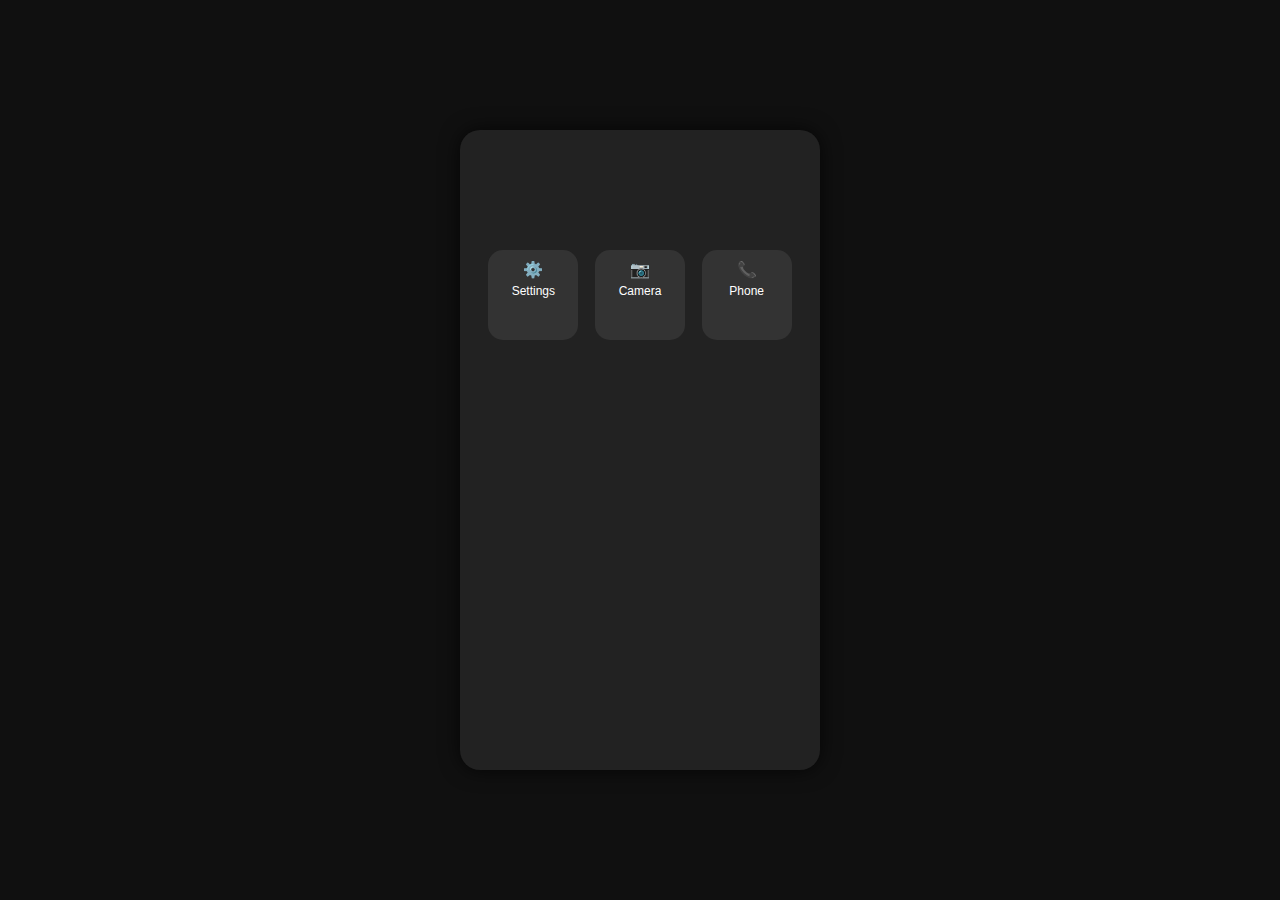
<file: index.html>
<!DOCTYPE html>
<html lang="en">
<head>
  <meta charset="UTF-8" />
  <meta name="viewport" content="width=device-width, initial-scale=1.0"/>
  <title>Mobile Home</title>
  <link rel="stylesheet" href="style.css" />
</head>
<body>
  <div class="mobile-screen">
    <div class="app-row">
  
            <div class="app-icon" onclick="openApp('Settings/settings.html')">
        ⚙️
        <p>Settings</p>
      </div>
      
      <div class="app-icon" onclick="openApp('camera/camera.html')">
        📷
        <p>Camera</p>
      </div>
      <div class="app-icon" onclick="openApp('Mobile/Phone/phone.html')">
        📞
        <p>Phone</p>
      </div>
    </div>
  </div>

<script src="main.js"></script>
</body>
</html>
</file>
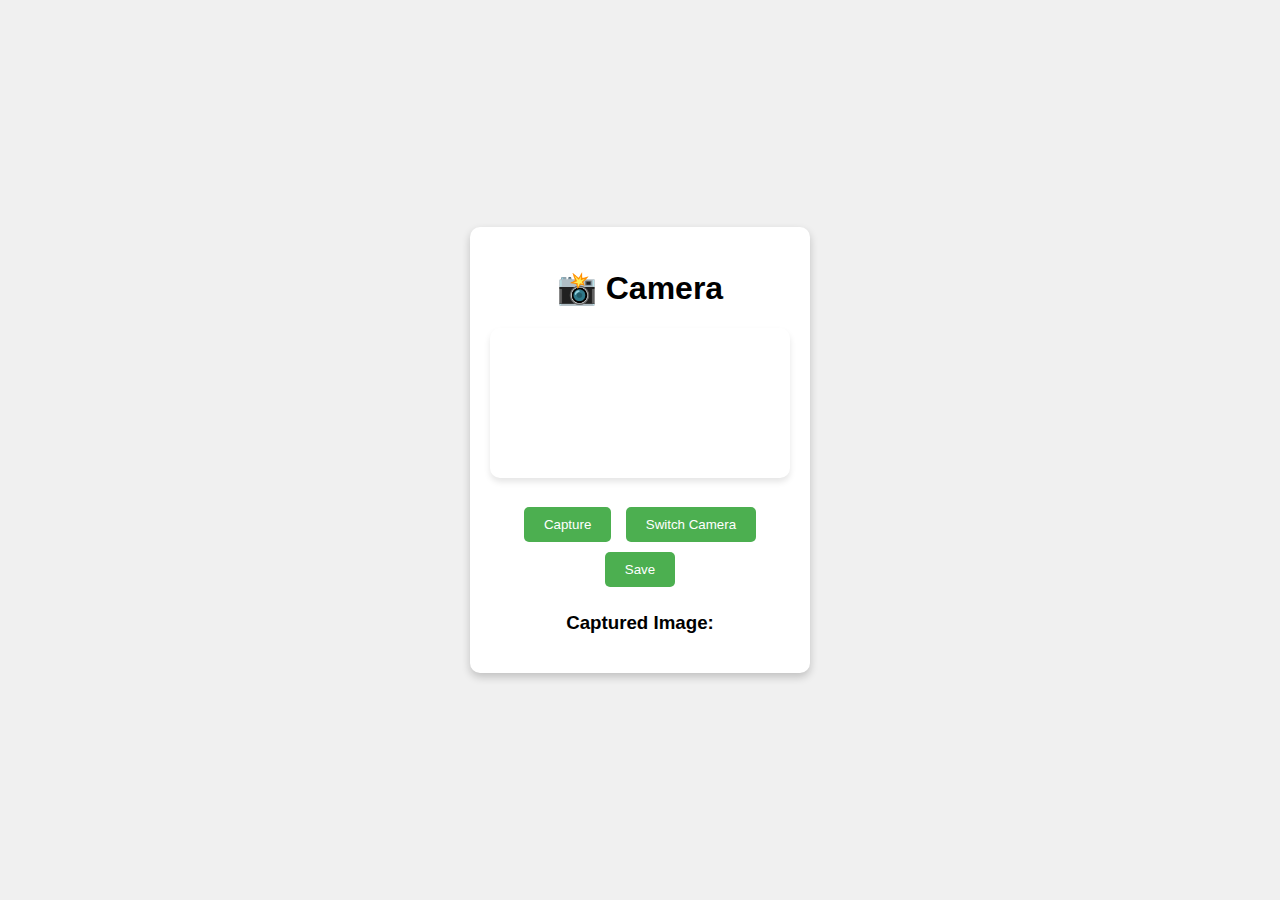
<file: camera/camera.html>
<!DOCTYPE html>
<html lang="en">
<head>
  <meta charset="UTF-8" />
  <meta name="viewport" content="width=device-width, initial-scale=1.0" />
  <title>📸 Camera</title>
  <link rel="stylesheet" href="camera.css" />
</head>
<body>
  <div class="camera-container">
    <h1>📸 Camera</h1>
    <div class="camera-screen">
      <video id="video" autoplay></video>
      <canvas id="canvas" style="display:none;"></canvas>
    </div>
    <div class="controls">
      <button id="capture">Capture</button>
      <button id="toggle-camera">Switch Camera</button>
      <button id="save">Save</button>
    </div>
    <div class="photo-preview">
      <h3>Captured Image:</h3>
      <img id="photo" style="display:none; max-width: 100%;" />
    </div>
  </div>

<script src="camera.js"></script>
</body>
</html>
</file>
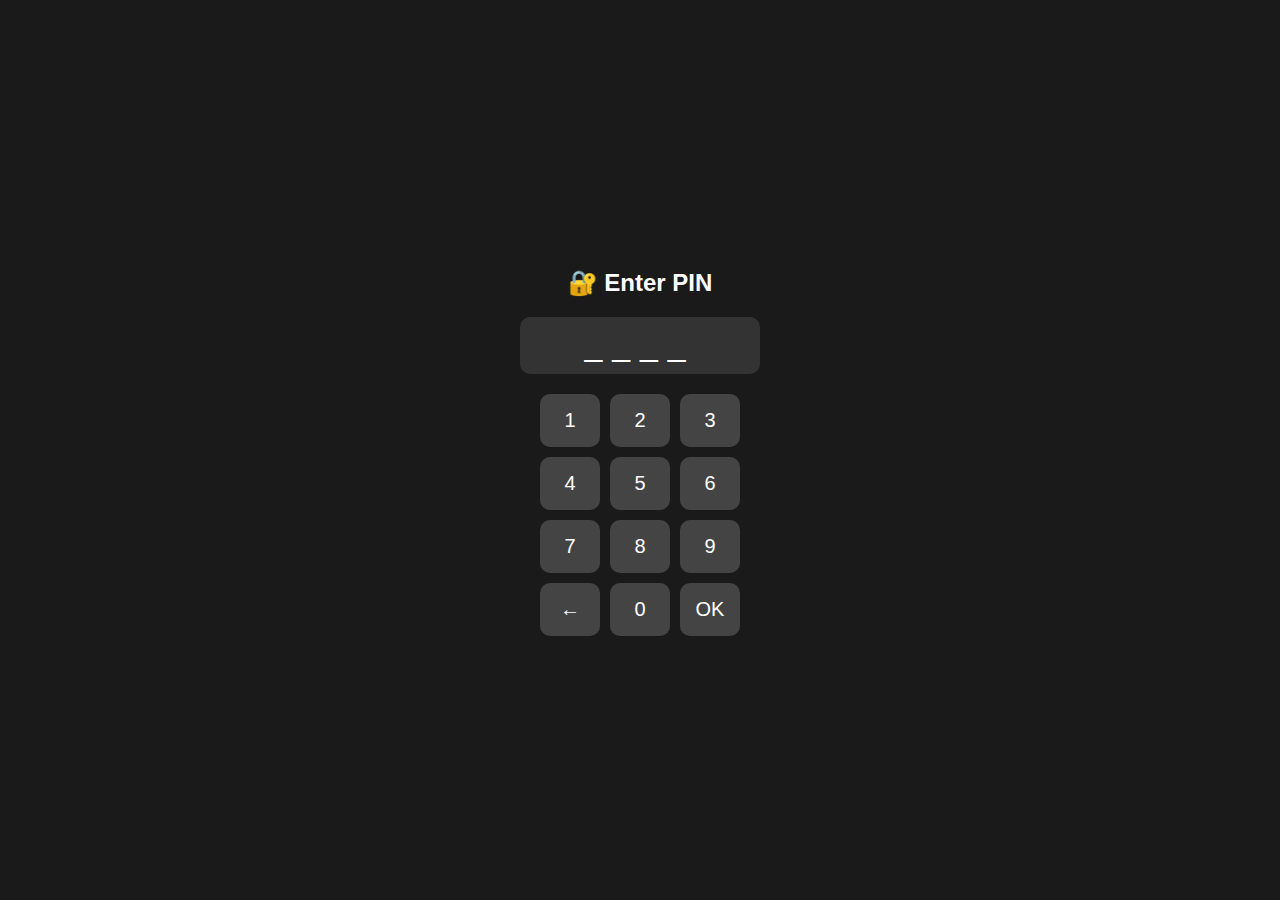
<file: Mobile lock/lock.html>
<!DOCTYPE html>
<html lang="en">
<head>
  <meta charset="UTF-8" />
  <meta name="viewport" content="width=device-width, initial-scale=1.0"/>
  <title>Enter PIN</title>
  <link rel="stylesheet" href="lock.css" />
</head>
<body>
  <div class="lock-screen">
    <h2>🔐 Enter PIN</h2>
    <div class="pin-display" id="pinDisplay">____</div>
    <div class="keypad">
      <button onclick="pressKey('1')">1</button>
      <button onclick="pressKey('2')">2</button>
      <button onclick="pressKey('3')">3</button>
      <button onclick="pressKey('4')">4</button>
      <button onclick="pressKey('5')">5</button>
      <button onclick="pressKey('6')">6</button>
      <button onclick="pressKey('7')">7</button>
      <button onclick="pressKey('8')">8</button>
      <button onclick="pressKey('9')">9</button>
      <button onclick="clearPIN()">←</button>
      <button onclick="pressKey('0')">0</button>
      <button onclick="submitPIN()">OK</button>
    </div>
    <div class="message" id="message"></div>
  </div>

  <script src="lock.js"></script>
</body>
</html>
</file>
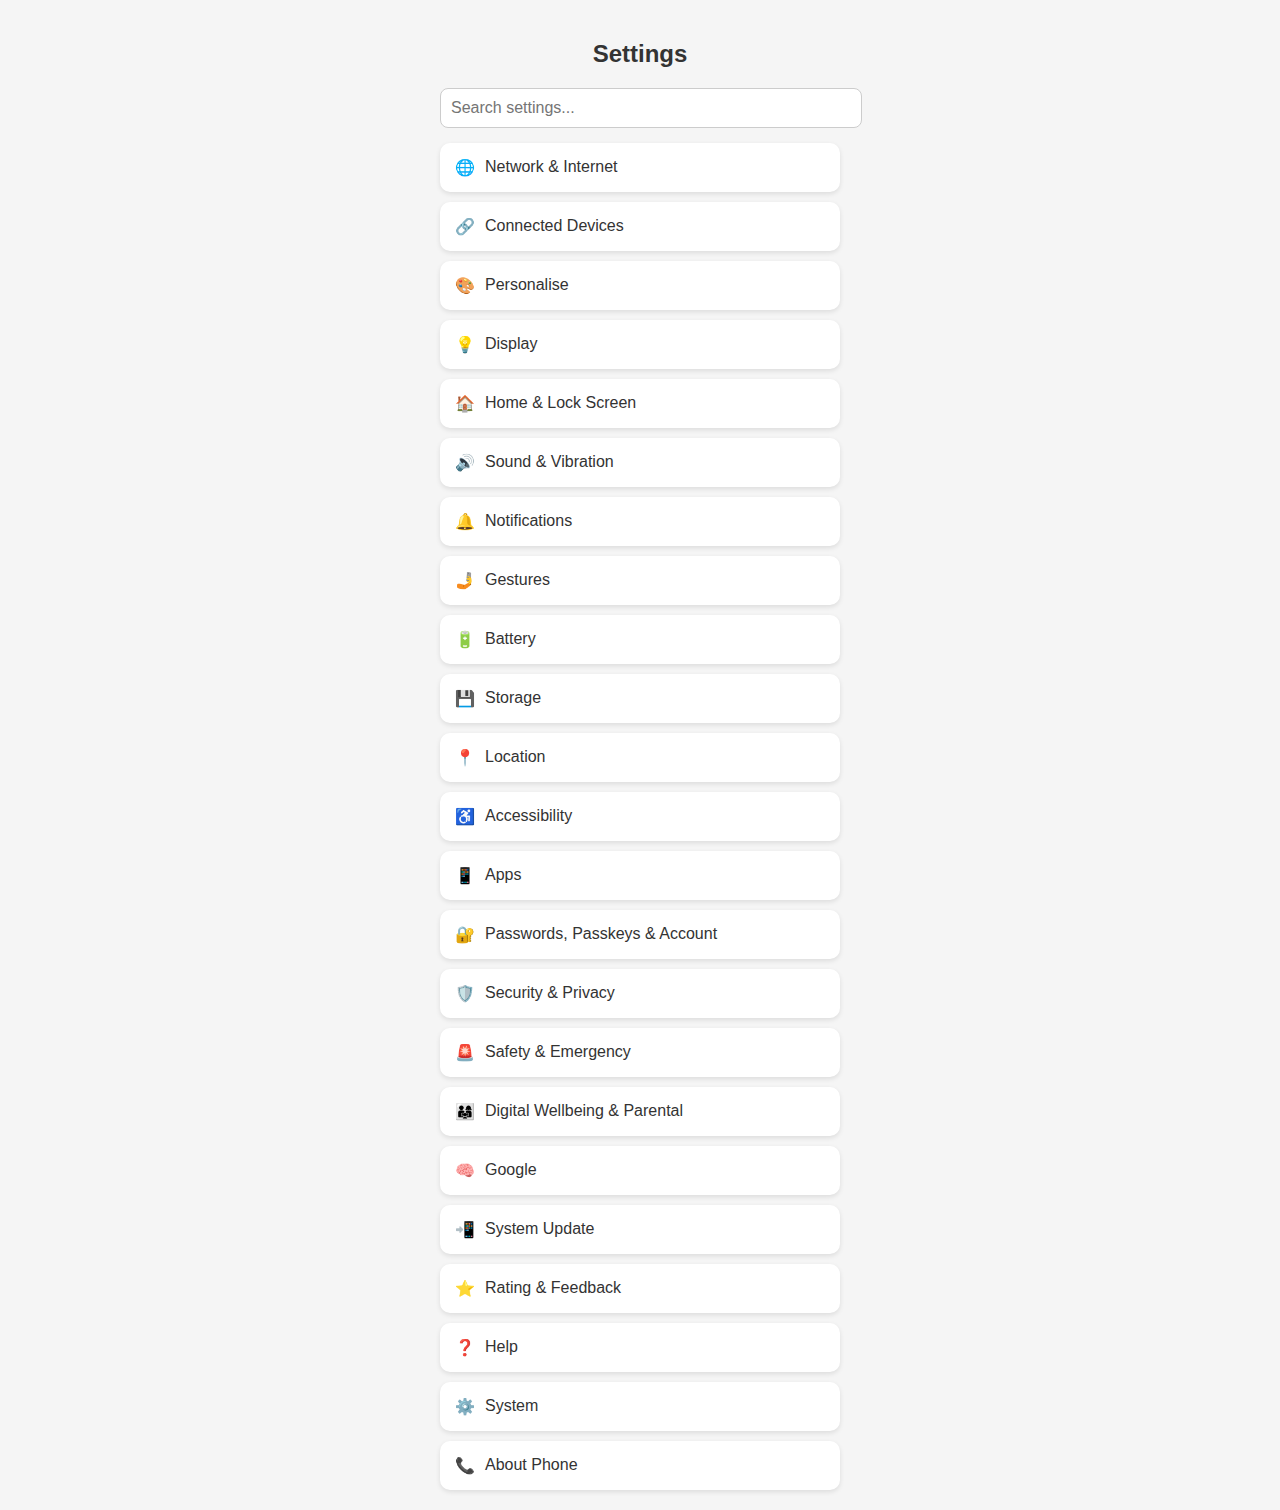
<file: Settings/settings.html>
<!DOCTYPE html>
<html lang="en">
<head>
  <meta charset="UTF-8" />
  <meta name="viewport" content="width=device-width, initial-scale=1.0" />
  <title>Settings</title>
  <link rel="stylesheet" href="settings.css" />
</head>
<body>
  <div class="settings-page">
    <h2>Settings</h2>
    
    <input type="text" id="search" placeholder="Search settings..." oninput="filterSettings()" />

    <div id="settingsList" class="settings-list">
      <div class="setting-item" onclick="openPage('Network/network.html')">
        🌐 <span>Network & Internet</span>
      </div>
      <div class="setting-item" onclick="openPage('connected-devices/connected.html')">
        🔗 <span>Connected Devices</span>
      </div>
      <div class="setting-item">
        🎨 <span>Personalise</span>
      </div>
      <div class="setting-item" onclick="openPage('display.html')">
        💡 <span>Display</span>
      </div>
      <div class="setting-item" onclick="openPage('Home &amp; lock screen/home_lock.html')">
        🏠 <span>Home & Lock Screen</span>
      </div>
      <div class="setting-item">
        🔊 <span>Sound & Vibration</span>
      </div>
      <div class="setting-item">
        🔔 <span>Notifications</span>
      </div>
      <div class="setting-item">
        🤳 <span>Gestures</span>
      </div>
      <div class="setting-item">
        🔋 <span>Battery</span>
      </div>
      <div class="setting-item">
        💾 <span>Storage</span>
      </div>
      <div class="setting-item">
        📍 <span>Location</span>
      </div>
      <div class="setting-item">
        ♿ <span>Accessibility</span>
      </div>
      <div class="setting-item">
        📱 <span>Apps</span>
      </div>
      <div class="setting-item">
        🔐 <span>Passwords, Passkeys & Account</span>
      </div>
      <div class="setting-item" onclick="openPage('Security and privacy/security_privacy.html')">
        🛡️ <span>Security & Privacy</span>
      </div>
      <div class="setting-item">
        🚨 <span>Safety & Emergency</span>
      </div>
      <div class="setting-item">
        👨‍👩‍👧 <span>Digital Wellbeing & Parental</span>
      </div>
      <div class="setting-item">
        🧠 <span>Google</span>
      </div>
      <div class="setting-item">
        📲 <span>System Update</span>
      </div>
      <div class="setting-item">
        ⭐ <span>Rating & Feedback</span>
      </div>
      <div class="setting-item">
        ❓ <span>Help</span>
      </div>
      <div class="setting-item">
        ⚙️ <span>System</span>
      </div>
      <div class="setting-item">
        📞 <span>About Phone</span>
      </div>
    </div>
  </div>

  <script src="settings.js"></script>
</body>
</html>
</file>
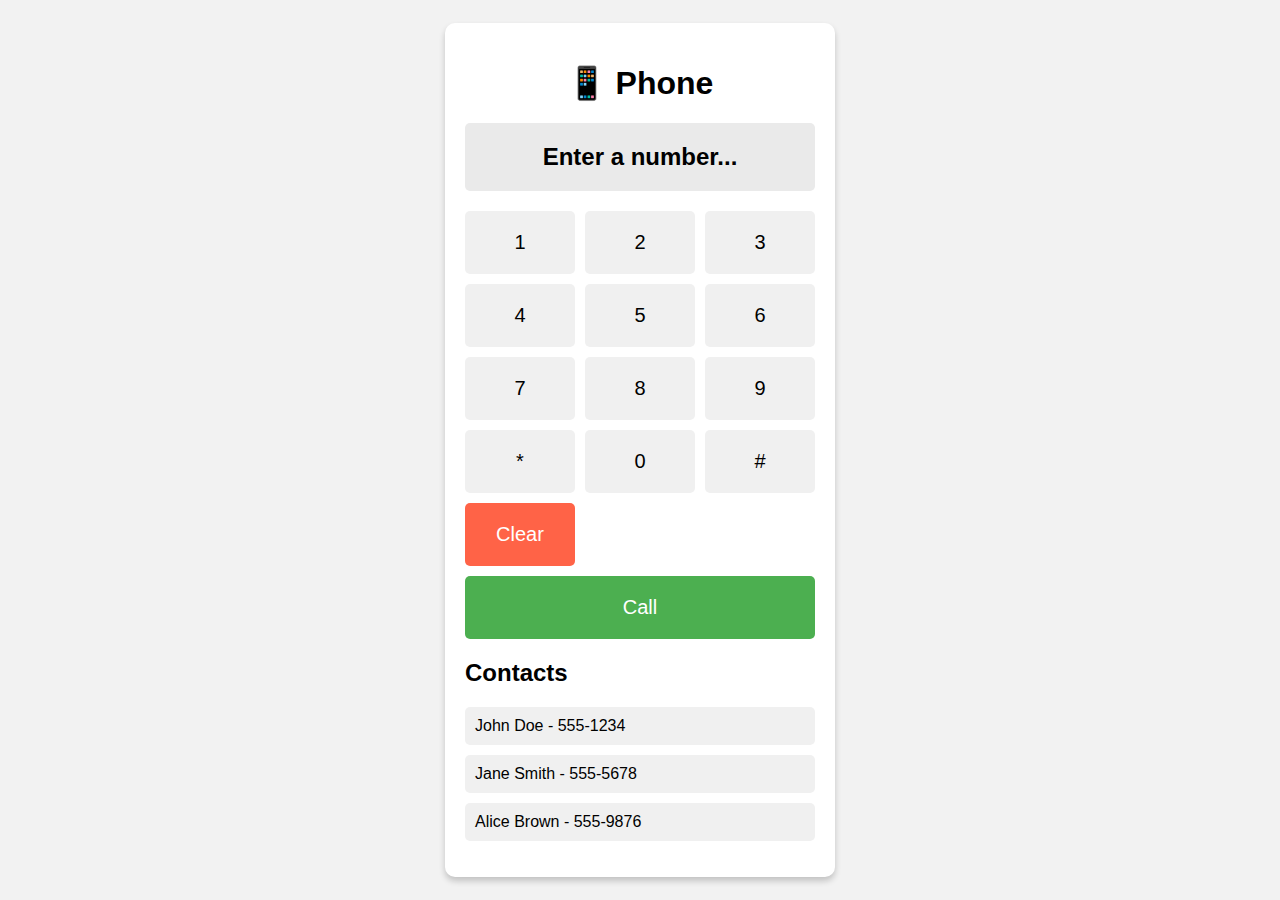
<file: Mobile/Phone/phone.html>
<!DOCTYPE html>
<html lang="en">
<head>
  <meta charset="UTF-8">
  <meta name="viewport" content="width=device-width, initial-scale=1.0">
  <title>📱 Phone App</title>
  <link rel="stylesheet" href="style.css">
</head>
<body>
  <div class="phone-container">
    <div class="phone-header">
      <h1>📱 Phone</h1>
    </div>
    <div class="phone-screen">
      <div id="dialed-number" class="dialed-number">Enter a number...</div>
    </div>
    <div class="phone-keypad">
      <button class="key" onclick="pressKey('1')">1</button>
      <button class="key" onclick="pressKey('2')">2</button>
      <button class="key" onclick="pressKey('3')">3</button>
      <button class="key" onclick="pressKey('4')">4</button>
      <button class="key" onclick="pressKey('5')">5</button>
      <button class="key" onclick="pressKey('6')">6</button>
      <button class="key" onclick="pressKey('7')">7</button>
      <button class="key" onclick="pressKey('8')">8</button>
      <button class="key" onclick="pressKey('9')">9</button>
      <button class="key" onclick="pressKey('*')">*</button>
      <button class="key" onclick="pressKey('0')">0</button>
      <button class="key" onclick="pressKey('#')">#</button>
      <button class="key clear" onclick="clearDialer()">Clear</button>
      <button class="key call" onclick="makeCall()">Call</button>
    </div>
    <div class="contacts">
      <h2>Contacts</h2>
      <ul id="contacts-list">
        <!-- Example contact list -->
        <li onclick="dialContact('John Doe', '555-1234')">John Doe - 555-1234</li>
        <li onclick="dialContact('Jane Smith', '555-5678')">Jane Smith - 555-5678</li>
        <li onclick="dialContact('Alice Brown', '555-9876')">Alice Brown - 555-9876</li>
      </ul>
    </div>
  </div>
  <script src="script.js"></script>
</body>
</html>
</file>
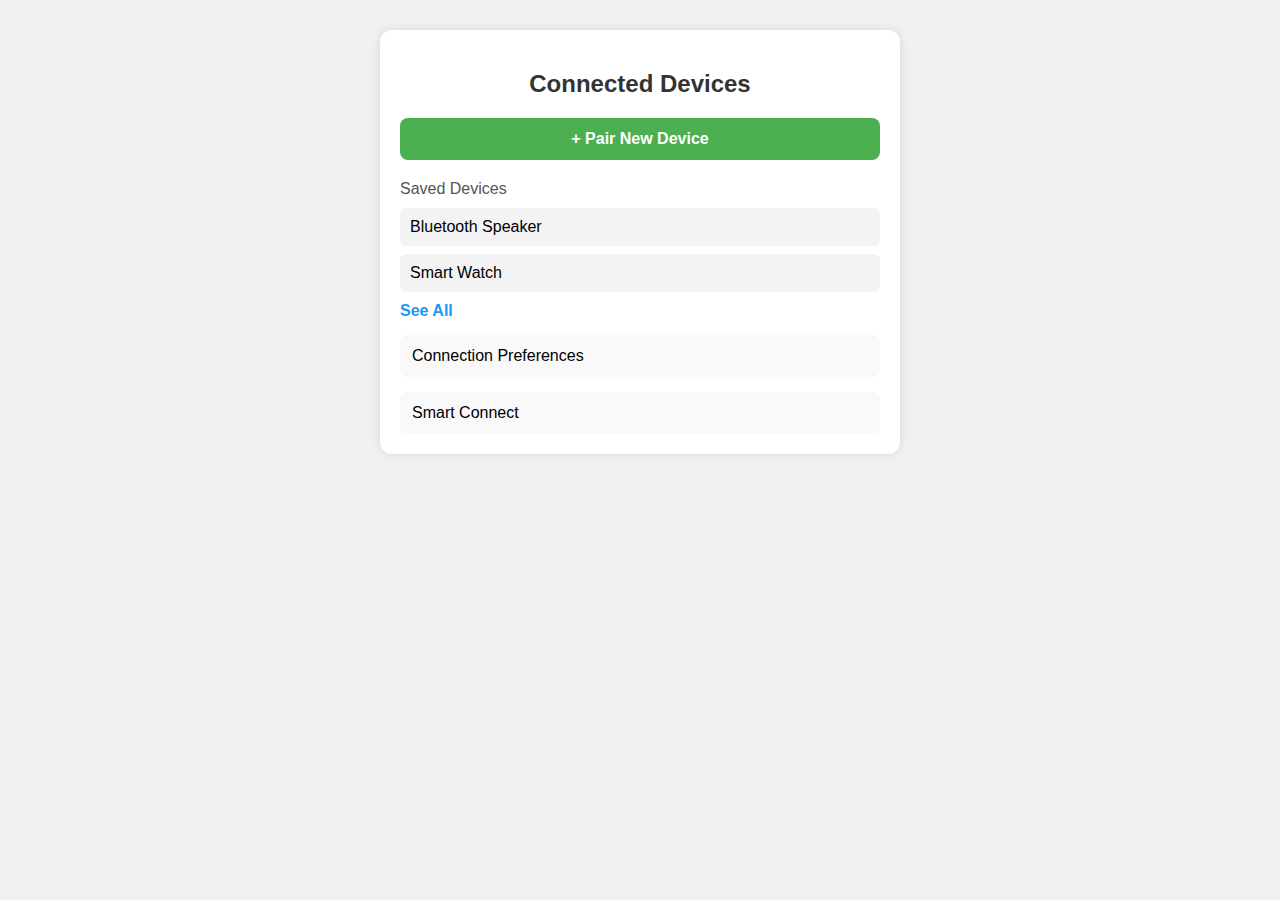
<file: Settings/connected-devices/connected.html>
<!DOCTYPE html>
<html lang="en">
<head>
  <meta charset="UTF-8" />
  <meta name="viewport" content="width=device-width, initial-scale=1.0"/>
  <title>Connected Devices</title>
  <link rel="stylesheet" href="connected.css">
</head>
<body>
  <div class="container">
    <h2>Connected Devices</h2>

    <div class="setting-button" onclick="pairDevice()">+ Pair New Device</div>

    <div class="section-title">Saved Devices</div>
    <div id="deviceList" class="device-list">
      <div class="device-item">Bluetooth Speaker</div>
      <div class="device-item">Smart Watch</div>
    </div>
    <div class="see-all" onclick="seeAll()">See All</div>

    <div class="setting-option">Connection Preferences</div>
    <div class="setting-option">Smart Connect</div>
  </div>

  <script src="connected.js"></script>
</body>
</html>
</file>
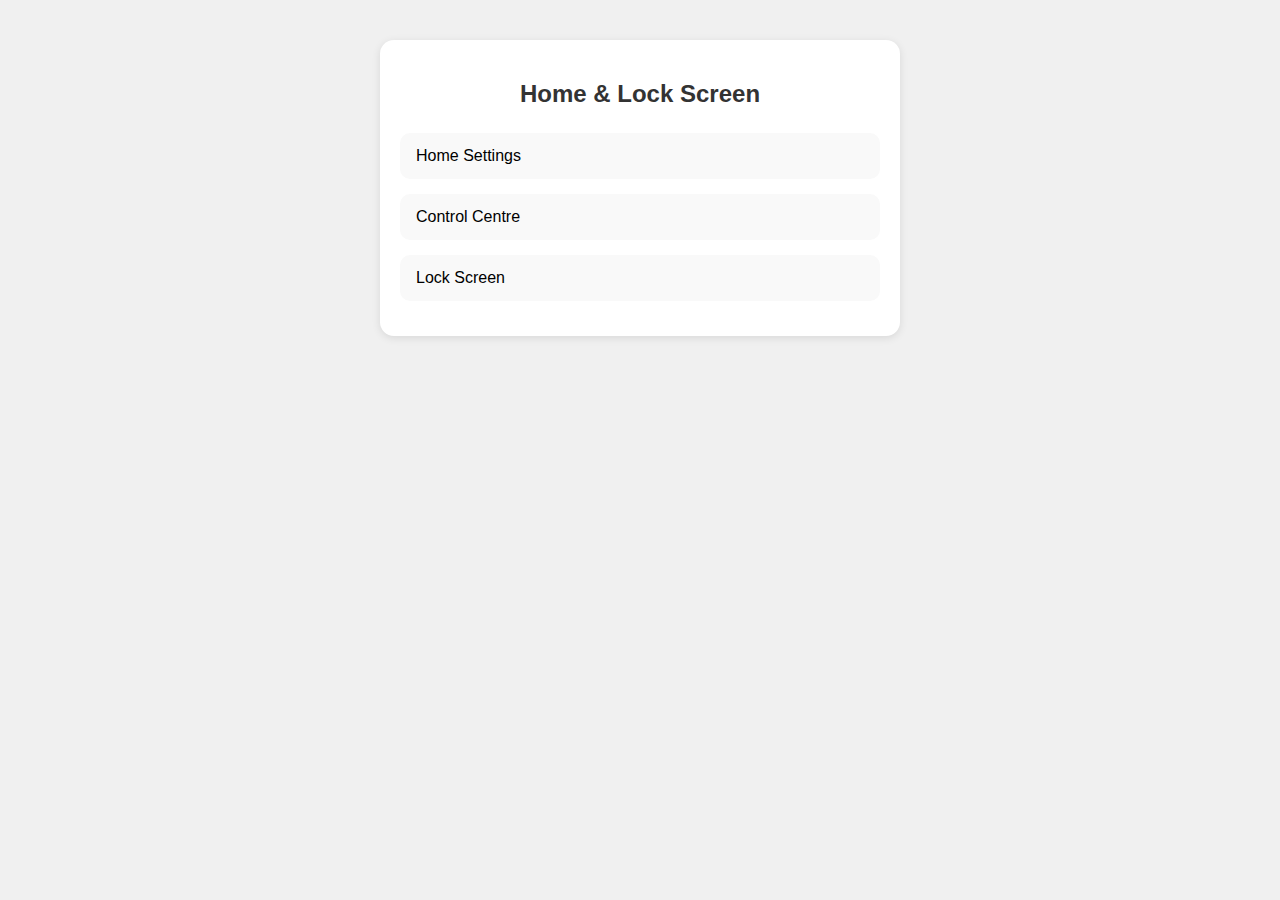
<file: Settings/Home & lock screen/home_lock.html>
<!DOCTYPE html>
<html lang="en">
<head>
  <meta charset="UTF-8" />
  <meta name="viewport" content="width=device-width, initial-scale=1.0"/>
  <title>Home & Lock Screen</title>
  <link rel="stylesheet" href="home_lock.css" />
</head>
<body>
  <div class="container">
    <h2>Home & Lock Screen</h2>

    <div class="setting-item" onclick="HomeSetting('Home Settings')">Home Settings</div>
    <div class="setting-item" onclick="ControlSetting('Control Centre')">Control Centre</div>
    <div class="setting-item" onclick="openSetting('Lock Screen')">Lock Screen</div>
  </div>

  <script src="home_lock.js"></script>
</body>
</html>
</file>
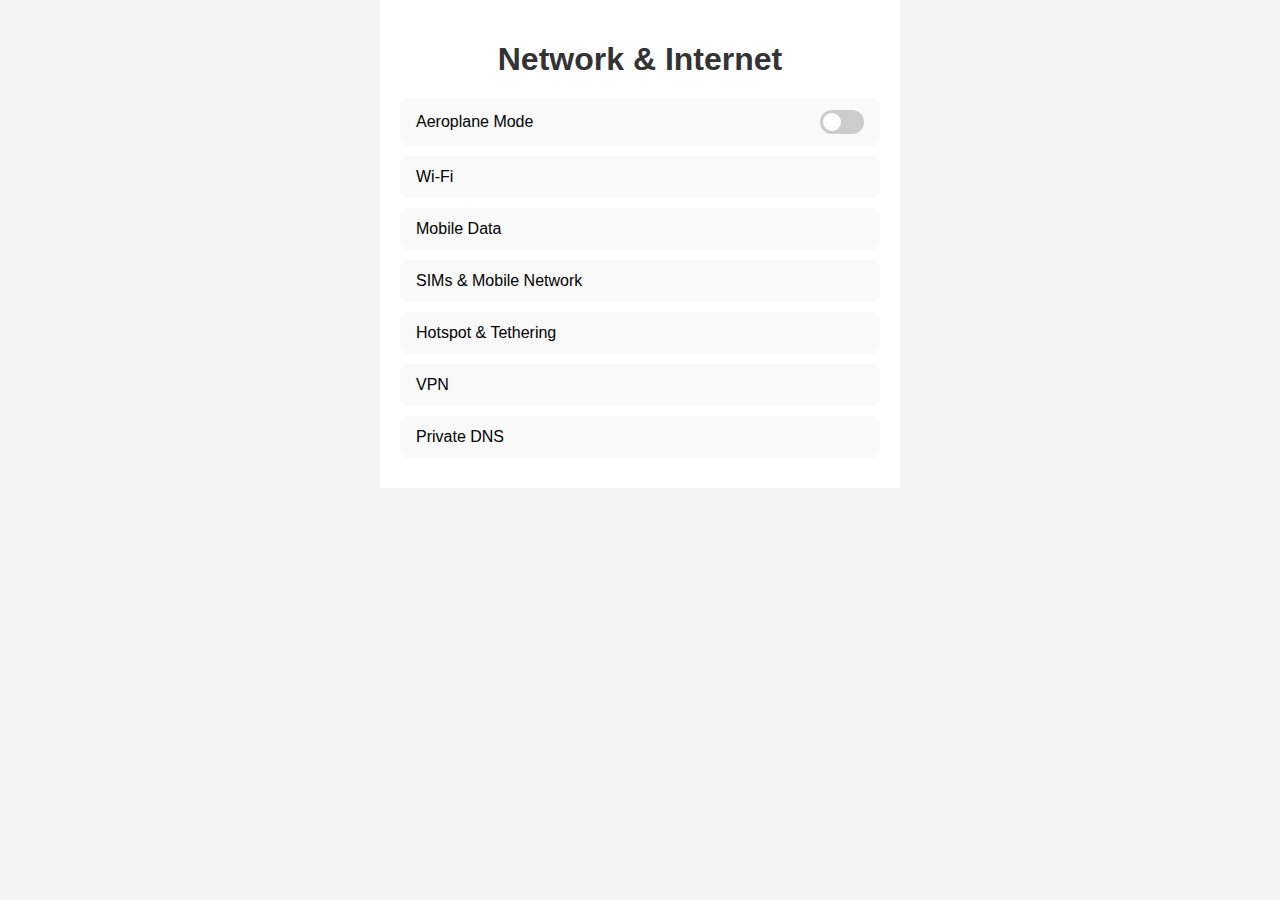
<file: Settings/Network/network.html>
<!DOCTYPE html>
<html lang="en">
<head>
  <meta charset="UTF-8" />
  <meta name="viewport" content="width=device-width, initial-scale=1" />
  <title>Network & Internet</title>
  <link rel="stylesheet" href="network.css" />
</head>
<body>
  <div class="container">
    <h1>Network & Internet</h1>

    <!-- Aeroplane Mode -->
    <div class="setting-item">
      <span>Aeroplane Mode</span>
      <label class="switch">
        <input type="checkbox" id="airplaneToggle">
        <span class="slider round"></span>
      </label>
    </div>

    <!-- Other settings -->
    <div class="setting-item">Wi-Fi</div>
    <div class="setting-item">Mobile Data</div>
    <div class="setting-item">SIMs & Mobile Network</div>
    <div class="setting-item">Hotspot & Tethering</div>
    <div class="setting-item">VPN</div>
    <div class="setting-item">Private DNS</div>
  </div>

  <script src="network.js"></script>
</body>
</html>
</file>
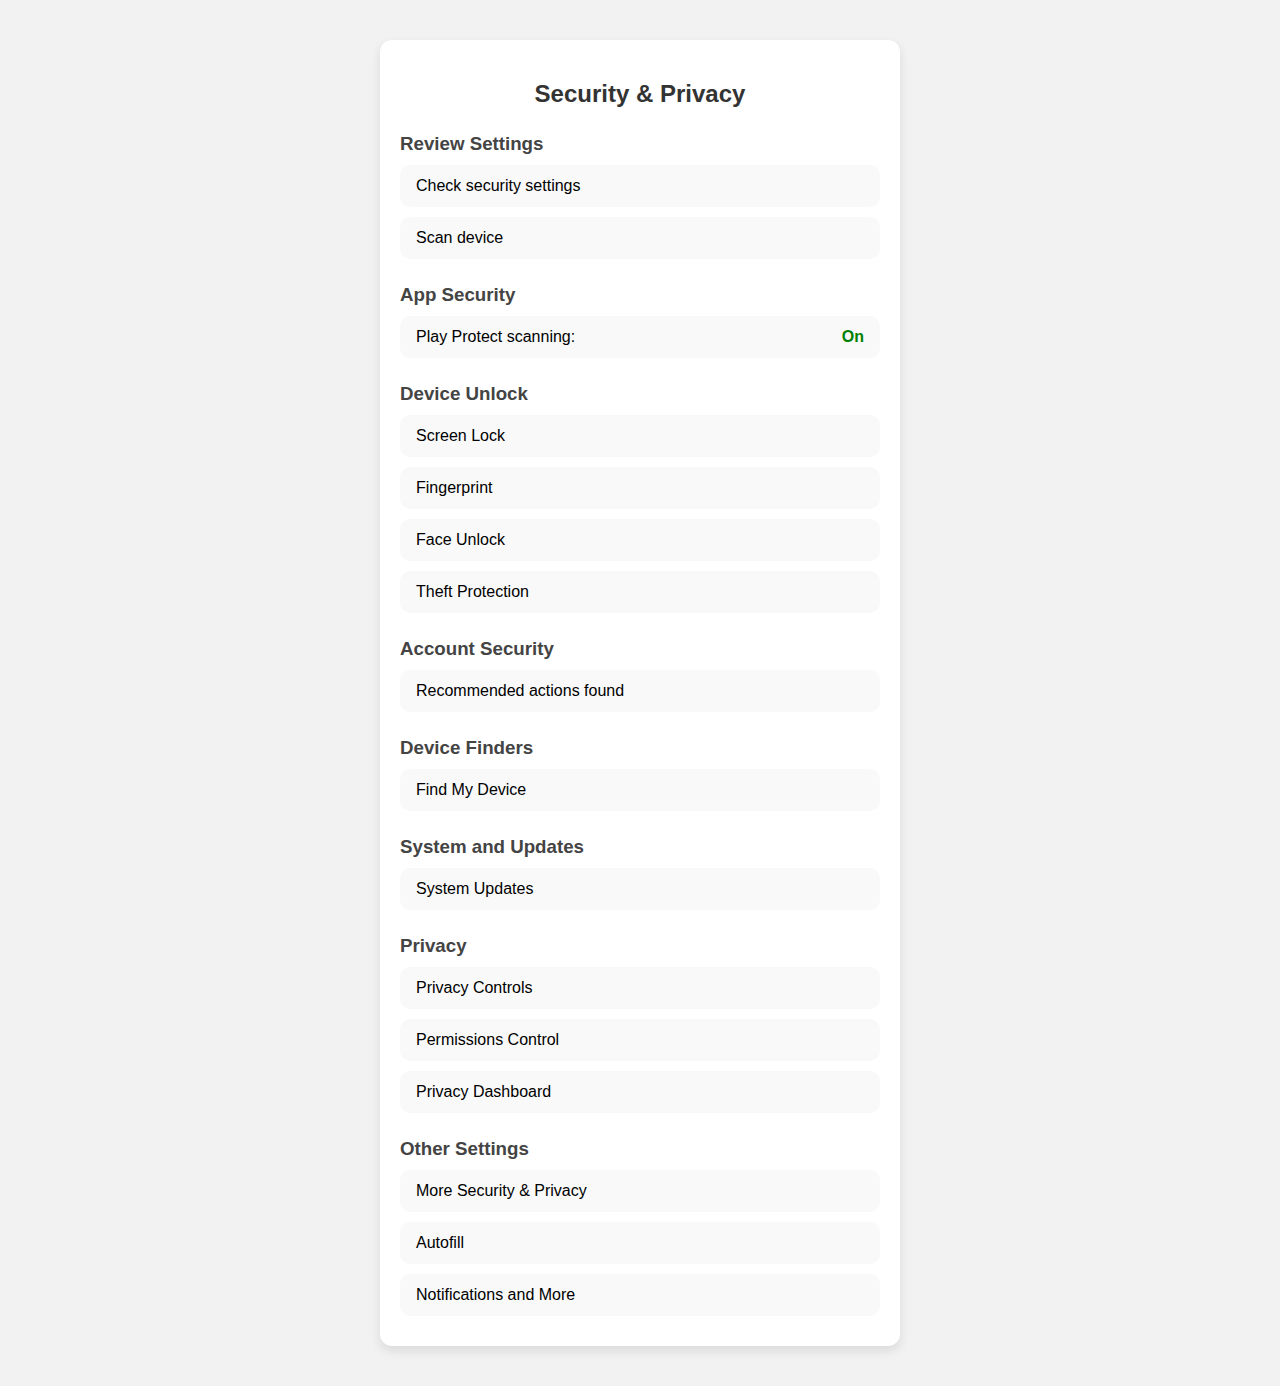
<file: Settings/Security and privacy/security_privacy.html>
<!DOCTYPE html>
<html lang="en">
<head>
  <meta charset="UTF-8" />
  <meta name="viewport" content="width=device-width, initial-scale=1.0"/>
  <title>Security & Privacy</title>
  <link rel="stylesheet" href="style.css">
</head>
<body>
  <div class="container">
    <h2>Security & Privacy</h2>

    <h3>Review Settings</h3>
    <div class="setting-item" onclick="speak('Check security settings')">Check security settings</div>
    <div class="setting-item" onclick="speak('Scan device')">Scan device</div>

    <h3>App Security</h3>
    <div class="setting-item toggle" onclick="toggleItem(this)">Play Protect scanning: <span>On</span></div>

    <h3>Device Unlock</h3>
    <div class="setting-item" onclick="ScreenLock('Screen Lock')">Screen Lock</div>
    <div class="setting-item" onclick="speak('Fingerprint')">Fingerprint</div>
    <div class="setting-item" onclick="speak('Face Unlock')">Face Unlock</div>
    <div class="setting-item" onclick="speak('Theft Protection')">Theft Protection</div>

    <h3>Account Security</h3>
    <div class="setting-item" onclick="speak('Recommended actions found')">Recommended actions found</div>

    <h3>Device Finders</h3>
    <div class="setting-item" onclick="speak('Find My Device')">Find My Device</div>

    <h3>System and Updates</h3>
    <div class="setting-item" onclick="speak('System Updates')">System Updates</div>

    <h3>Privacy</h3>
    <div class="setting-item" onclick="speak('Privacy Controls')">Privacy Controls</div>
    <div class="setting-item" onclick="speak('Permissions Control')">Permissions Control</div>
    <div class="setting-item" onclick="speak('Privacy Dashboard')">Privacy Dashboard</div>

    <h3>Other Settings</h3>
    <div class="setting-item" onclick="speak('More security and privacy')">More Security & Privacy</div>
    <div class="setting-item" onclick="speak('Autofill')">Autofill</div>
    <div class="setting-item" onclick="speak('Notifications and more')">Notifications and More</div>
  </div>

  <script src="script.js"></script>
</body>
</html>
</file>
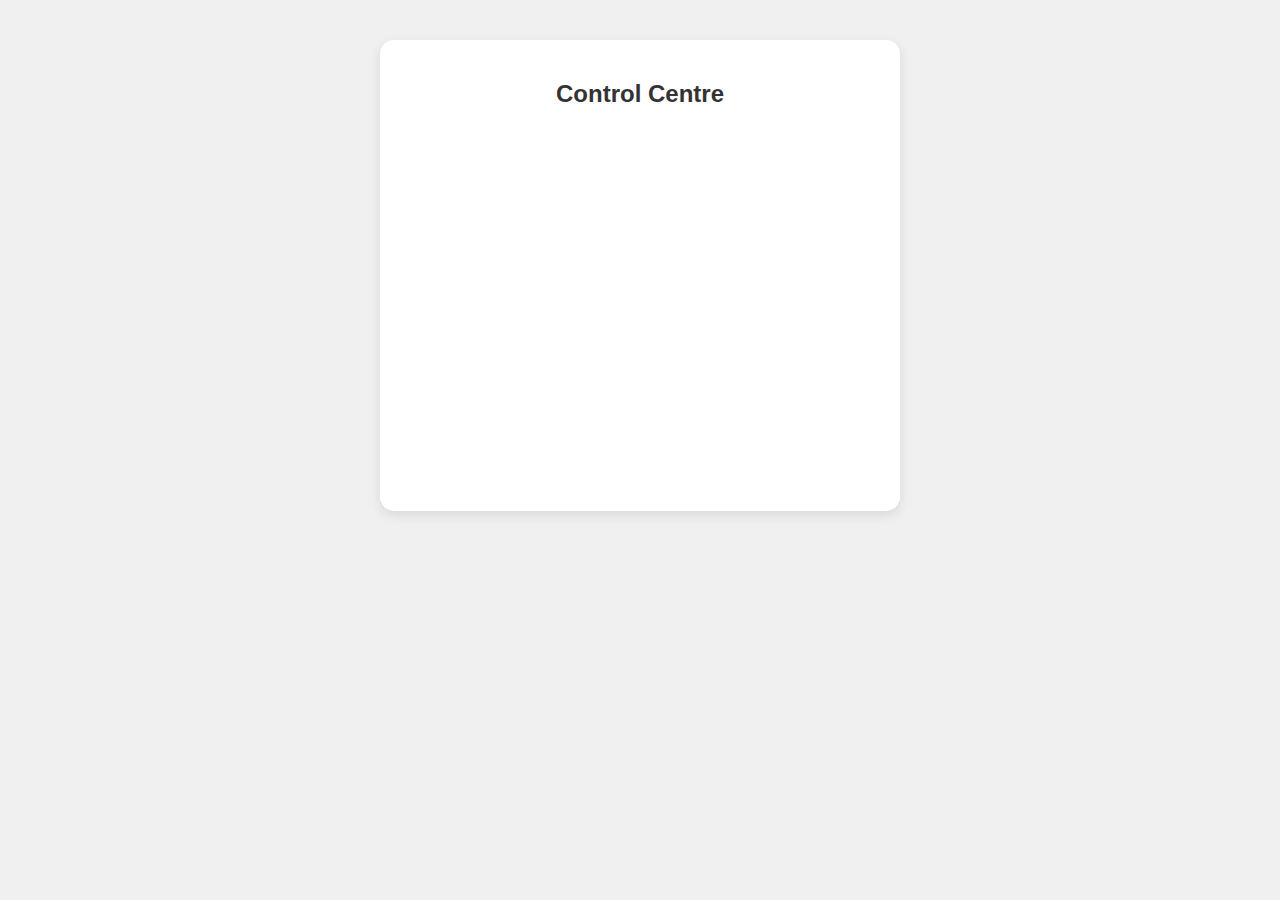
<file: Settings/Home & lock screen/Control_centre/control_centre.html>
<!DOCTYPE html>
<html lang="en">
<head>
  <meta charset="UTF-8" />
  <meta name="viewport" content="width=device-width, initial-scale=1.0"/>
  <title>Control Centre</title>
  <link rel="stylesheet" href="control_centre.css" />
</head>
<body>
  <div class="container">
    <h2>Control Centre</h2>

    <div class="setting-item" onclick="handleClick('Classic style')">
      <strong>Classic style</strong><br/>
      Swipe down from the top of the screen to open quick settings and notifications.
    </div>

    <div class="setting-item" onclick="handleClick('Modern style')">
      <strong>Modern style</strong><br/>
      Swipe down from the top left of the screen to open notifications; swipe down from the top right for quick settings.
    </div>

    <div class="setting-item" onclick="handleClick('Lock screen access')">
      <strong>Lock screen access</strong><br/>
      Allow access to quick settings and the notifications drawer on the lock screen.
    </div>
  </div>

  <script src="control_centre.js"></script>
</body>
</html>
</file>
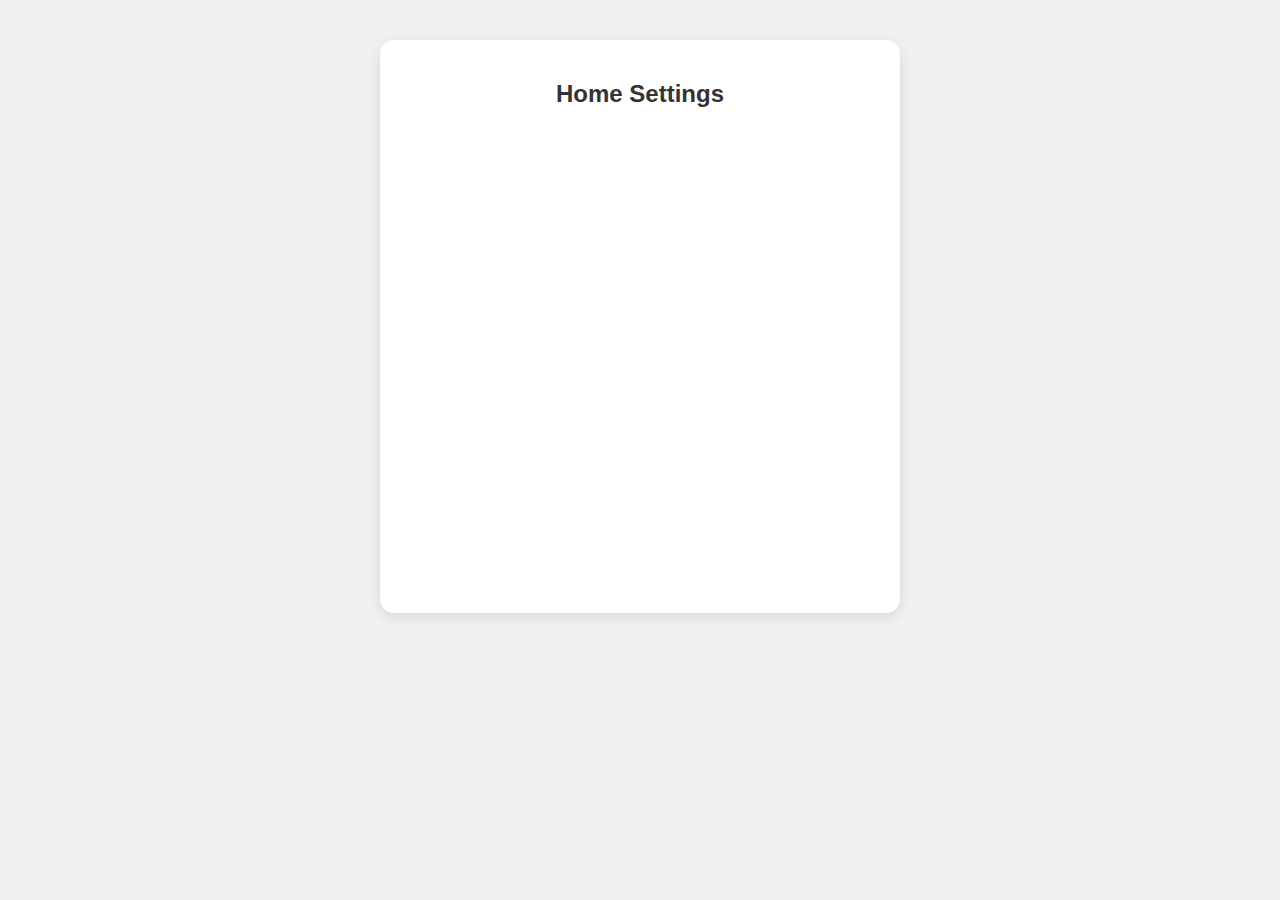
<file: Settings/Home & lock screen/Home Settings/home_settings.html>
<!DOCTYPE html>
<html lang="en">
<head>
  <meta charset="UTF-8" />
  <meta name="viewport" content="width=device-width, initial-scale=1.0"/>
  <title>Home Settings</title>
  <link rel="stylesheet" href="home_settings.css" />
</head>
<body>
  <div class="container">
    <h2>Home Settings</h2>

    <div class="setting-item" onclick="handleClick('Notification dot on app icon')">
      Notification dot on app icon
    </div>

    <div class="setting-item" onclick="handleClick('Home screen style')">
      Home screen style
    </div>

    <div class="setting-item" onclick="handleClick('Curated content')">
      Curated content
    </div>

    <div class="setting-item" onclick="handleClick('Icon Size')">
      Icon Size
    </div>

    <div class="setting-item" onclick="handleClick('App label')">
      App label
    </div>

    <div class="setting-item" onclick="handleClick('Lock home screen layout')">
      Lock home screen layout
    </div>

    <div class="setting-item" onclick="handleClick('Switch access')">
      Switch access
    </div>

    <div class="feedback-button" onclick="handleClick('Send Feedback')">
      Send Feedback
    </div>
  </div>

  <script src="home_settings.js"></script>
</body>
</html>
</file>
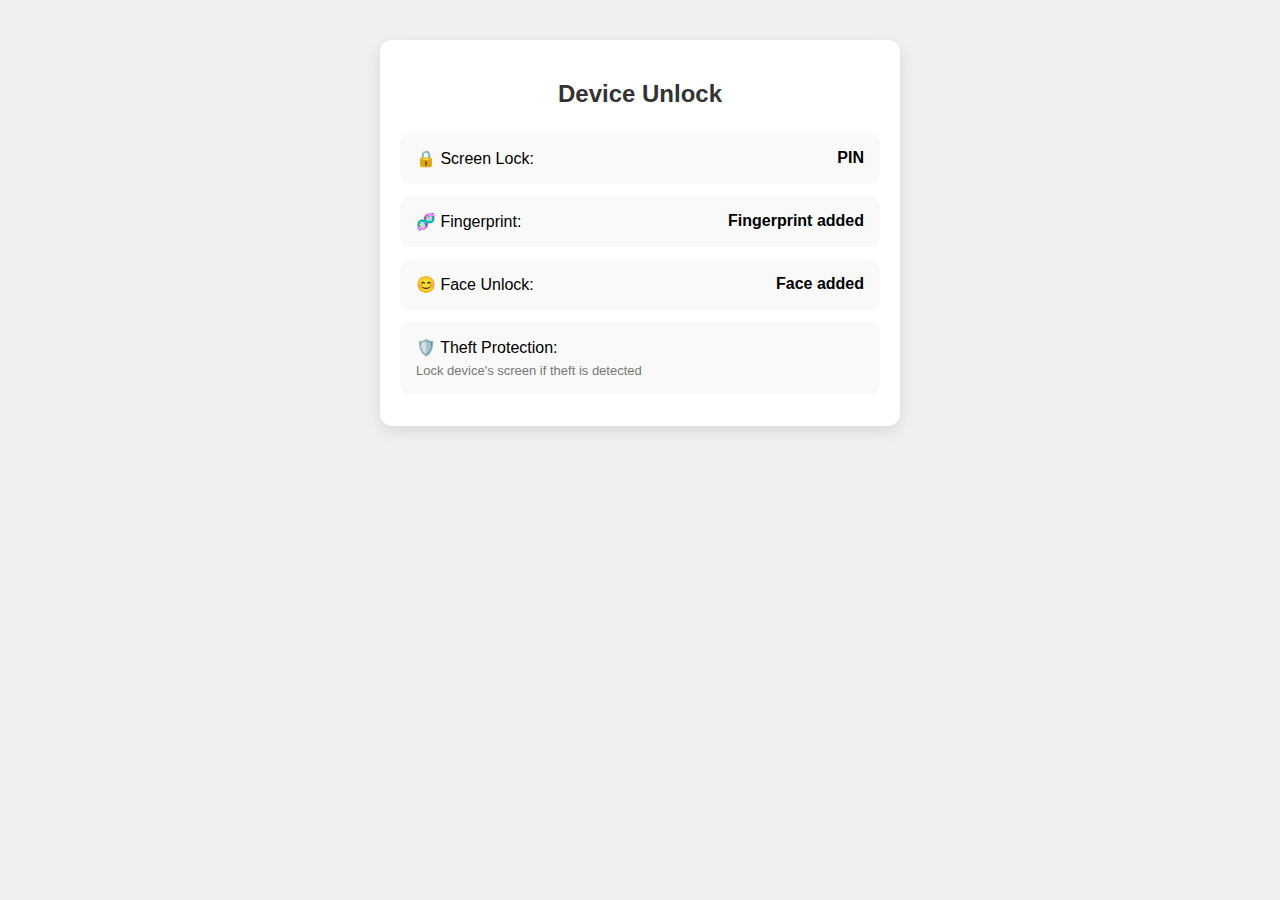
<file: Settings/Security and privacy/Device unlock/device-unlock.html>
<!DOCTYPE html>
<html lang="en">
<head>
  <meta charset="UTF-8" />
  <meta name="viewport" content="width=device-width, initial-scale=1.0"/>
  <title>Device Unlock</title>
  <link rel="stylesheet" href="style.css">
</head>
<body>
  <div class="container">
    <h2>Device Unlock</h2>

    <div class="setting-item" onclick="speak('Screen lock PIN enabled')">
      🔒 Screen Lock: <span>PIN</span>
    </div>

    <div class="setting-item" onclick="speak('Fingerprint added')">
      🧬 Fingerprint: <span>Fingerprint added</span>
    </div>

    <div class="setting-item" onclick="speak('Face unlock enabled')">
      😊 Face Unlock: <span>Face added</span>
    </div>

    <div class="setting-item" onclick="speak('Theft protection is on. The screen will lock if theft is detected')">
      🛡️ Theft Protection:<br>
      <small>Lock device's screen if theft is detected</small>
    </div>
  </div>

  <script src="script.js"></script>
</body>
</html>
</file>
<file: style.css>
body {
  margin: 0;
  padding: 0;
  background: #101010;
  font-family: sans-serif;
  color: white;
  display: flex;
  justify-content: center;
  align-items: center;
  height: 100vh;
}

.mobile-screen {
  width: 320px;
  height: 600px;
  border-radius: 20px;
  background: #222;
  box-shadow: 0 0 20px rgba(0,0,0,0.7);
  padding: 20px;
}

.app-row {
  display: flex;
  justify-content: space-around;
  margin-top: 100px;
}

.app-icon {
  width: 70px;
  height: 70px;
  background: #333;
  border-radius: 15px;
  text-align: center;
  padding: 10px;
  cursor: pointer;
  transition: transform 0.2s;
}

.app-icon:hover {
  background: #444;
  transform: scale(1.1);
}

.app-icon p {
  font-size: 12px;
  margin: 5px 0 0;
}
</file>
<file: camera/camera.css>
/* Basic styles for the camera interface */
body {
  font-family: Arial, sans-serif;
  background-color: #f0f0f0;
  display: flex;
  justify-content: center;
  align-items: center;
  height: 100vh;
  margin: 0;
}

.camera-container {
  text-align: center;
  background-color: #fff;
  border-radius: 10px;
  box-shadow: 0 4px 8px rgba(0, 0, 0, 0.2);
  padding: 20px;
  width: 300px;
}

.camera-screen {
  margin-bottom: 20px;
}

video {
  width: 100%;
  height: auto;
  border-radius: 10px;
  box-shadow: 0 4px 6px rgba(0, 0, 0, 0.1);
}

.controls button {
  background-color: #4CAF50;
  color: white;
  padding: 10px 20px;
  margin: 5px;
  border: none;
  border-radius: 5px;
  cursor: pointer;
  transition: background-color 0.3s;
}

.controls button:hover {
  background-color: #45a049;
}

.photo-preview {
  margin-top: 20px;
}

#photo {
  margin-top: 10px;
}
</file>
<file: Mobile lock/lock.css>
body {
  margin: 0;
  padding: 0;
  background: #1a1a1a;
  color: white;
  font-family: Arial, sans-serif;
  display: flex;
  justify-content: center;
  align-items: center;
  height: 100vh;
}

.lock-screen {
  text-align: center;
}

.pin-display {
  font-size: 32px;
  letter-spacing: 10px;
  margin: 20px 0;
  background: #333;
  padding: 10px 20px;
  border-radius: 10px;
  width: 200px;
  margin: 0 auto 20px;
}

.keypad {
  display: grid;
  grid-template-columns: repeat(3, 60px);
  gap: 10px;
  justify-content: center;
}

.keypad button {
  font-size: 20px;
  padding: 15px;
  background: #444;
  border: none;
  border-radius: 10px;
  color: white;
  transition: background 0.2s;
}

.keypad button:hover {
  background: #666;
}

.message {
  margin-top: 15px;
  font-size: 16px;
  color: #f44336;
}
</file>
<file: Settings/settings.css>
/* Global styles */
body {
  margin: 0;
  padding: 0;
  font-family: Arial, sans-serif;
  background-color: #f5f5f5;
  color: #333;
  transition: all 0.3s ease;
}

/* Settings Page */
.settings-page {
  padding: 20px;
  max-width: 400px;
  margin: auto;
}

.settings-page h2 {
  text-align: center;
  font-size: 24px;
}

#search {
  width: 100%;
  padding: 10px;
  margin-bottom: 15px;
  font-size: 16px;
  border-radius: 8px;
  border: 1px solid #ccc;
}

/* Settings list styles */
.settings-list {
  display: flex;
  flex-direction: column;
  gap: 10px;
}

.setting-item {
  background: white;
  padding: 15px;
  border-radius: 10px;
  cursor: pointer;
  display: flex;
  align-items: center;
  gap: 10px;
  box-shadow: 0 2px 5px rgba(0, 0, 0, 0.1);
  transition: transform 0.3s ease, background 0.3s ease;
}

.setting-item span {
  font-size: 16px;
  font-weight: 500;
}

.setting-item:hover {
  transform: scale(1.05);
  background-color: #e0e0e0;
}

.setting-item:active {
  transform: scale(1);
}

/* Page transition animation */
body.fade-out {
  opacity: 0;
  transition: opacity 0.3s ease-out;
}

/* Mobile responsive design */
@media screen and (max-width: 600px) {
  .setting-item {
    padding: 12px;
  }

  #search {
    padding: 8px;
    font-size: 14px;
  }
}
</file>
<file: Mobile/Phone/style.css>
/* Basic phone app styles */
body {
  font-family: Arial, sans-serif;
  background-color: #f2f2f2;
  display: flex;
  justify-content: center;
  align-items: center;
  height: 100vh;
  margin: 0;
}

.phone-container {
  background: #fff;
  border-radius: 10px;
  box-shadow: 0 4px 6px rgba(0, 0, 0, 0.2);
  width: 350px;
  padding: 20px;
}

.phone-header h1 {
  text-align: center;
}

.phone-screen {
  margin-bottom: 20px;
  text-align: center;
}

.dialed-number {
  font-size: 24px;
  font-weight: bold;
  padding: 20px;
  background-color: #eaeaea;
  border-radius: 5px;
  margin-bottom: 20px;
}

.phone-keypad {
  display: grid;
  grid-template-columns: repeat(3, 1fr);
  grid-gap: 10px;
}

.key {
  padding: 20px;
  font-size: 20px;
  background-color: #f0f0f0;
  border: none;
  border-radius: 5px;
  cursor: pointer;
  transition: background-color 0.2s;
}

.key:hover {
  background-color: #ddd;
}

.key.clear {
  background-color: #ff6347;
  color: white;
}

.key.call {
  background-color: #4CAF50;
  color: white;
  grid-column: span 3;
}

.contacts {
  margin-top: 20px;
}

.contacts ul {
  list-style: none;
  padding: 0;
}

.contacts li {
  padding: 10px;
  background-color: #f0f0f0;
  border-radius: 5px;
  margin-bottom: 10px;
  cursor: pointer;
}

.contacts li:hover {
  background-color: #ddd;
}
</file>
<file: Settings/connected-devices/connected.css>
body {
  margin: 0;
  font-family: Arial, sans-serif;
  background: #f0f0f0;
}

.container {
  max-width: 480px;
  margin: 30px auto;
  background: #fff;
  padding: 20px;
  border-radius: 12px;
  box-shadow: 0 0 8px rgba(0,0,0,0.1);
  animation: fadeIn 0.5s ease;
}

h2 {
  text-align: center;
  color: #333;
}

.setting-button {
  background-color: #4caf50;
  color: white;
  text-align: center;
  padding: 12px;
  border-radius: 8px;
  margin: 15px 0;
  cursor: pointer;
  font-weight: bold;
  transition: background-color 0.3s ease;
  animation: slideIn 0.5s ease;
}

.setting-button:hover {
  background-color: #388e3c;
}

.section-title {
  margin-top: 20px;
  font-size: 16px;
  color: #555;
}

.device-list {
  margin-top: 10px;
}

.device-item {
  background-color: #f3f3f3;
  margin-bottom: 8px;
  padding: 10px;
  border-radius: 6px;
  transition: transform 0.3s ease;
  animation: fadeInUp 0.4s ease;
}

.device-item:hover {
  transform: translateX(5px);
  background-color: #e0f7fa;
}

.see-all {
  color: #2196f3;
  margin-top: 10px;
  cursor: pointer;
  font-weight: bold;
  animation: fadeInUp 0.6s ease;
}

.setting-option {
  background-color: #f9f9f9;
  padding: 12px;
  margin-top: 15px;
  border-radius: 8px;
  cursor: pointer;
  transition: background 0.3s ease;
  animation: fadeInUp 0.8s ease;
}

.setting-option:hover {
  background-color: #e3f2fd;
}

/* Animations */
@keyframes fadeIn {
  from { opacity: 0; transform: translateY(20px); }
  to { opacity: 1; transform: translateY(0); }
}

@keyframes fadeInUp {
  from { opacity: 0; transform: translateY(15px); }
  to { opacity: 1; transform: translateY(0); }
}

@keyframes slideIn {
  from { opacity: 0; transform: translateX(-20px); }
  to { opacity: 1; transform: translateX(0); }
}
</file>
<file: Settings/Home & lock screen/home_lock.css>
body {
  margin: 0;
  font-family: 'Segoe UI', sans-serif;
  background: #f0f0f0;
}

.container {
  max-width: 480px;
  margin: 40px auto;
  background: #fff;
  padding: 20px;
  border-radius: 14px;
  box-shadow: 0 2px 8px rgba(0,0,0,0.1);
  animation: fadeIn 0.5s ease;
}

h2 {
  text-align: center;
  margin-bottom: 25px;
  color: #333;
}

.setting-item {
  background: #f9f9f9;
  padding: 14px 16px;
  margin-bottom: 15px;
  border-radius: 10px;
  cursor: pointer;
  transition: all 0.3s ease;
  animation: slideUp 0.5s ease;
}

.setting-item:hover {
  background: #e3f2fd;
  transform: translateX(6px);
}

/* Animation effects */
@keyframes fadeIn {
  from { opacity: 0; transform: translateY(30px); }
  to { opacity: 1; transform: translateY(0); }
}

@keyframes slideUp {
  from { opacity: 0; transform: translateY(20px); }
  to { opacity: 1; transform: translateY(0); }
}
</file>
<file: Settings/Network/network.css>
body {
  font-family: Arial, sans-serif;
  background-color: #f4f4f4;
  margin: 0;
  padding: 0;
}

.container {
  max-width: 480px;
  margin: auto;
  padding: 20px;
  background: #ffffff;
  animation: slideIn 0.5s ease;
}

h1 {
  text-align: center;
  margin-bottom: 20px;
  color: #333;
}

.setting-item {
  display: flex;
  justify-content: space-between;
  align-items: center;
  background: #f9f9f9;
  padding: 12px 16px;
  margin-bottom: 10px;
  border-radius: 8px;
  cursor: pointer;
  transition: background-color 0.3s ease, transform 0.2s ease;
  animation: fadeInUp 0.4s ease forwards;
}

.setting-item:hover {
  background-color: #e3f2fd;
  transform: translateX(5px);
}

/* Toggle Switch */
.switch {
  position: relative;
  display: inline-block;
  width: 44px;
  height: 24px;
}

.switch input {
  opacity: 0;
  width: 0;
  height: 0;
}

.slider {
  position: absolute;
  cursor: pointer;
  top: 0; left: 0; right: 0; bottom: 0;
  background-color: #ccc;
  transition: .4s;
  border-radius: 24px;
}

.slider:before {
  position: absolute;
  content: "";
  height: 18px; width: 18px;
  left: 3px; bottom: 3px;
  background-color: white;
  transition: .4s;
  border-radius: 50%;
}

input:checked + .slider {
  background-color: #4caf50;
}

input:checked + .slider:before {
  transform: translateX(20px);
}

/* Animations */
@keyframes slideIn {
  from {
    opacity: 0;
    transform: translateY(30px);
  }
  to {
    opacity: 1;
    transform: translateY(0);
  }
}

@keyframes fadeInUp {
  from {
    opacity: 0;
    transform: translateY(10px);
  }
  to {
    opacity: 1;
    transform: translateY(0);
  }
}
</file>
<file: Settings/Security and privacy/style.css>
body {
  margin: 0;
  font-family: 'Segoe UI', sans-serif;
  background: #f2f2f2;
}

.container {
  max-width: 480px;
  margin: 40px auto;
  padding: 20px;
  background: #ffffff;
  border-radius: 12px;
  animation: fadeInUp 0.4s ease;
  box-shadow: 0 5px 12px rgba(0,0,0,0.1);
}

h2 {
  text-align: center;
  margin-bottom: 20px;
  color: #333;
  cursor: pointer;
}

h3 {
  margin-top: 25px;
  margin-bottom: 10px;
  color: #444;
}

.setting-item {
  background: #f9f9f9;
  padding: 12px 16px;
  margin-bottom: 10px;
  border-radius: 10px;
  transition: 0.3s;
  cursor: pointer;
  animation: fadeIn 0.3s ease-in-out;
}

.setting-item:hover {
  background: #e0f7fa;
}

.toggle span {
  float: right;
  font-weight: bold;
  color: green;
}

@keyframes fadeInUp {
  from {
    opacity: 0;
    transform: translateY(25px);
  }
  to {
    opacity: 1;
    transform: translateY(0);
  }
}

@keyframes fadeIn {
  from {
    opacity: 0;
    transform: scale(0.98);
  }
  to {
    opacity: 1;
    transform: scale(1);
  }
}
</file>
<file: Settings/Home & lock screen/Control_centre/control_centre.css>
body {
  margin: 0;
  font-family: 'Segoe UI', sans-serif;
  background-color: #f0f0f0;
}

.container {
  max-width: 480px;
  margin: 40px auto;
  background: #fff;
  padding: 20px;
  border-radius: 14px;
  box-shadow: 0 4px 12px rgba(0, 0, 0, 0.1);
  animation: fadeIn 0.6s ease;
}

h2 {
  text-align: center;
  color: #333;
  margin-bottom: 20px;
  animation: slideDown 0.5s ease;
}

.setting-item {
  background-color: #f9f9f9;
  padding: 14px 16px;
  margin-bottom: 15px;
  border-radius: 10px;
  cursor: pointer;
  transition: all 0.3s ease;
  animation: fadeInUp 0.4s ease forwards;
  opacity: 0;
}

.setting-item:hover {
  background-color: #e0f7fa;
  transform: translateX(6px);
}

.setting-item strong {
  display: block;
  color: #333;
  margin-bottom: 6px;
}

/* Animations */
@keyframes fadeIn {
  from { opacity: 0; transform: translateY(30px); }
  to { opacity: 1; transform: translateY(0); }
}

@keyframes slideDown {
  from { opacity: 0; transform: translateY(-20px); }
  to { opacity: 1; transform: translateY(0); }
}

@keyframes fadeInUp {
  from { opacity: 0; transform: translateY(20px); }
  to { opacity: 1; transform: translateY(0); }
}
</file>
<file: Settings/Home & lock screen/Home Settings/home_settings.css>
body {
  margin: 0;
  font-family: 'Segoe UI', sans-serif;
  background-color: #f0f0f0;
}

.container {
  max-width: 480px;
  margin: 40px auto;
  padding: 20px;
  background: #fff;
  border-radius: 14px;
  box-shadow: 0 4px 12px rgba(0, 0, 0, 0.1);
  animation: fadeIn 0.6s ease;
}

h2 {
  text-align: center;
  color: #333;
  margin-bottom: 25px;
  animation: slideDown 0.5s ease;
}

.setting-item {
  background-color: #f8f8f8;
  padding: 14px 18px;
  margin-bottom: 12px;
  border-radius: 10px;
  cursor: pointer;
  transition: all 0.3s ease;
  animation: fadeInUp 0.4s ease forwards;
  opacity: 0;
}

.setting-item:hover {
  background-color: #e0f7fa;
  transform: translateX(6px);
}

.feedback-button {
  text-align: center;
  background-color: #4caf50;
  color: white;
  padding: 14px;
  border-radius: 10px;
  margin-top: 20px;
  cursor: pointer;
  font-weight: bold;
  transition: background-color 0.3s ease;
  animation: fadeInUp 0.6s ease forwards;
  opacity: 0;
}

.feedback-button:hover {
  background-color: #388e3c;
}

/* Animations */
@keyframes fadeIn {
  from { opacity: 0; transform: translateY(30px); }
  to { opacity: 1; transform: translateY(0); }
}

@keyframes slideDown {
  from { opacity: 0; transform: translateY(-20px); }
  to { opacity: 1; transform: translateY(0); }
}

@keyframes fadeInUp {
  from { opacity: 0; transform: translateY(20px); }
  to { opacity: 1; transform: translateY(0); }
}
</file>
<file: Settings/Security and privacy/Device unlock/style.css>
body {
  margin: 0;
  font-family: 'Segoe UI', sans-serif;
  background: #f0f0f0;
}

.container {
  max-width: 480px;
  margin: 40px auto;
  padding: 20px;
  background: #ffffff;
  border-radius: 12px;
  animation: fadeInUp 0.4s ease;
  box-shadow: 0 5px 15px rgba(0, 0, 0, 0.1);
}

h2 {
  text-align: center;
  margin-bottom: 25px;
  color: #333;
  cursor: pointer;
}

.setting-item {
  background: #f9f9f9;
  padding: 16px;
  margin-bottom: 12px;
  border-radius: 10px;
  cursor: pointer;
  transition: 0.3s ease;
  animation: fadeIn 0.3s ease-in-out;
  font-size: 16px;
}

.setting-item:hover {
  background: #e0f7fa;
}

.setting-item span {
  float: right;
  font-weight: bold;
}

small {
  display: block;
  color: #777;
  margin-top: 6px;
  font-size: 13px;
}

@keyframes fadeInUp {
  from {
    opacity: 0;
    transform: translateY(20px);
  }
  to {
    opacity: 1;
    transform: translateY(0);
  }
}

@keyframes fadeIn {
  from {
    opacity: 0;
    transform: scale(0.97);
  }
  to {
    opacity: 1;
    transform: scale(1);
  }
}
</file>
